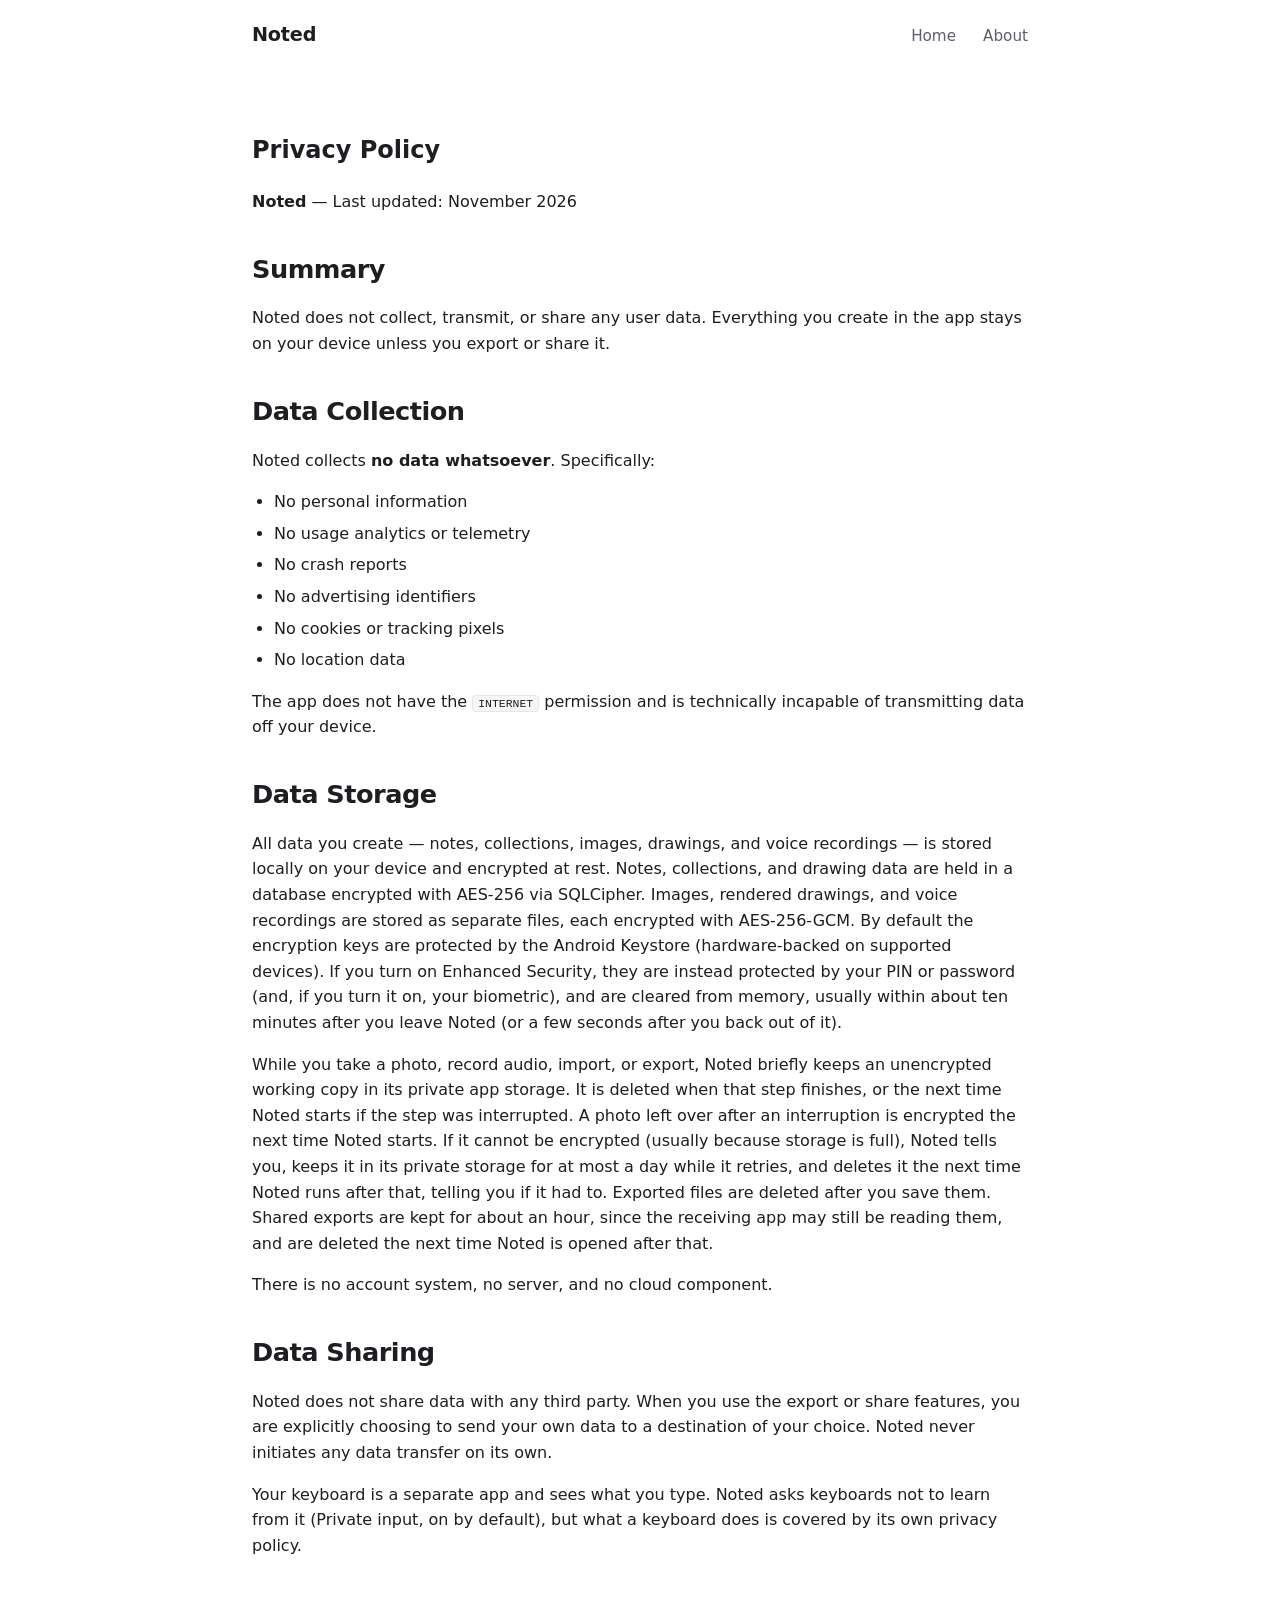
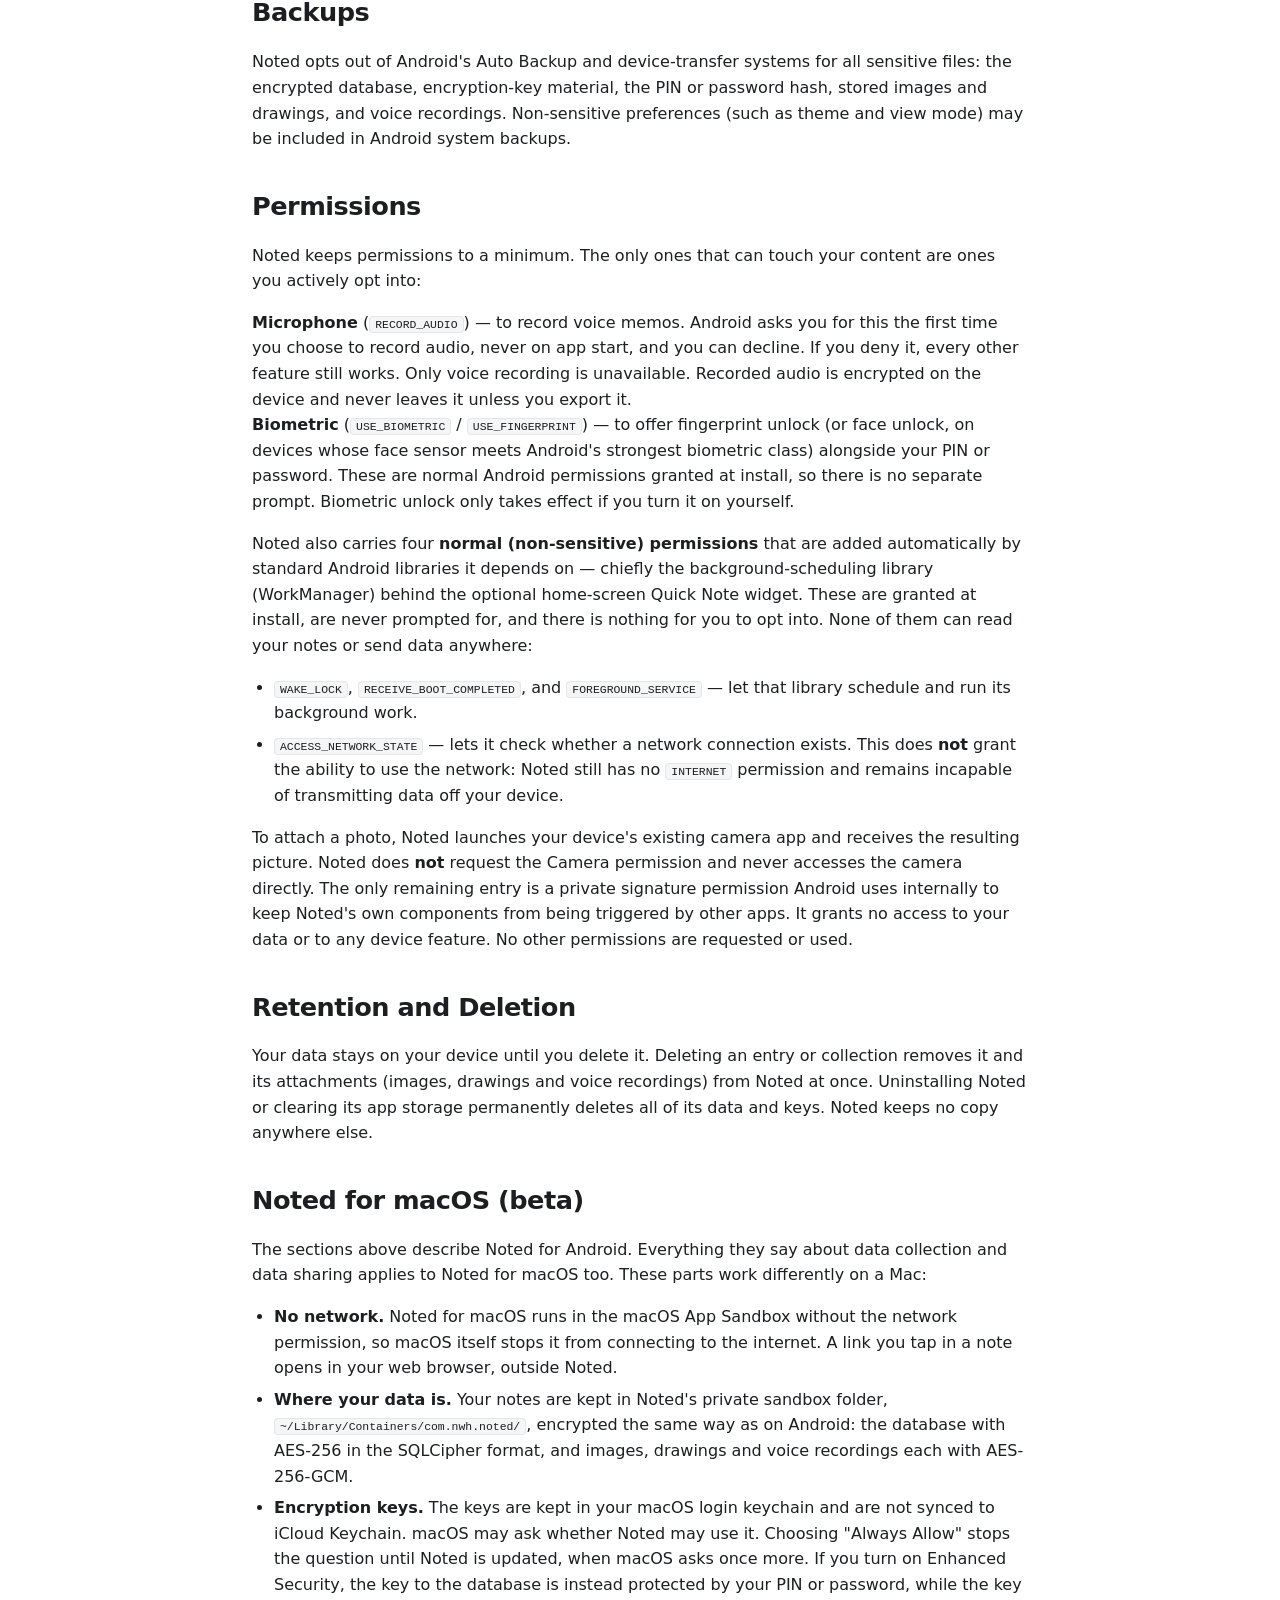
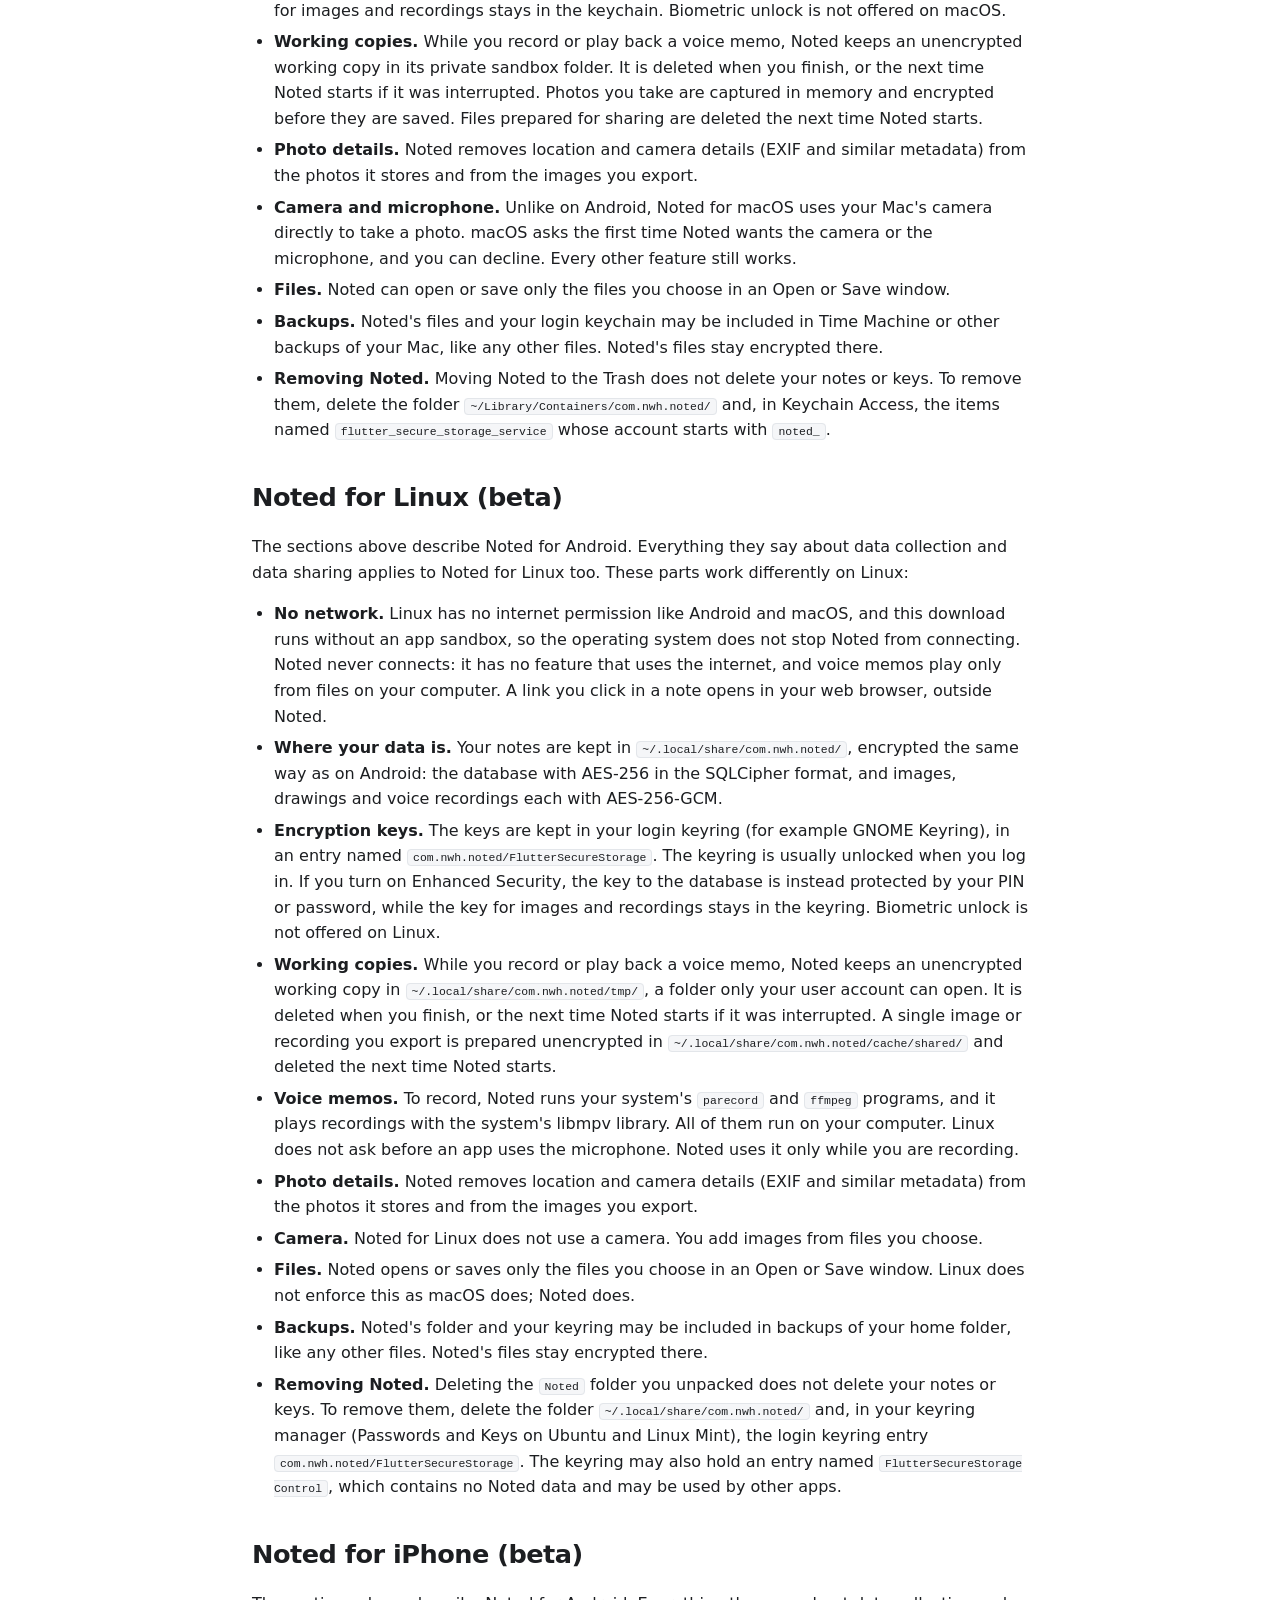
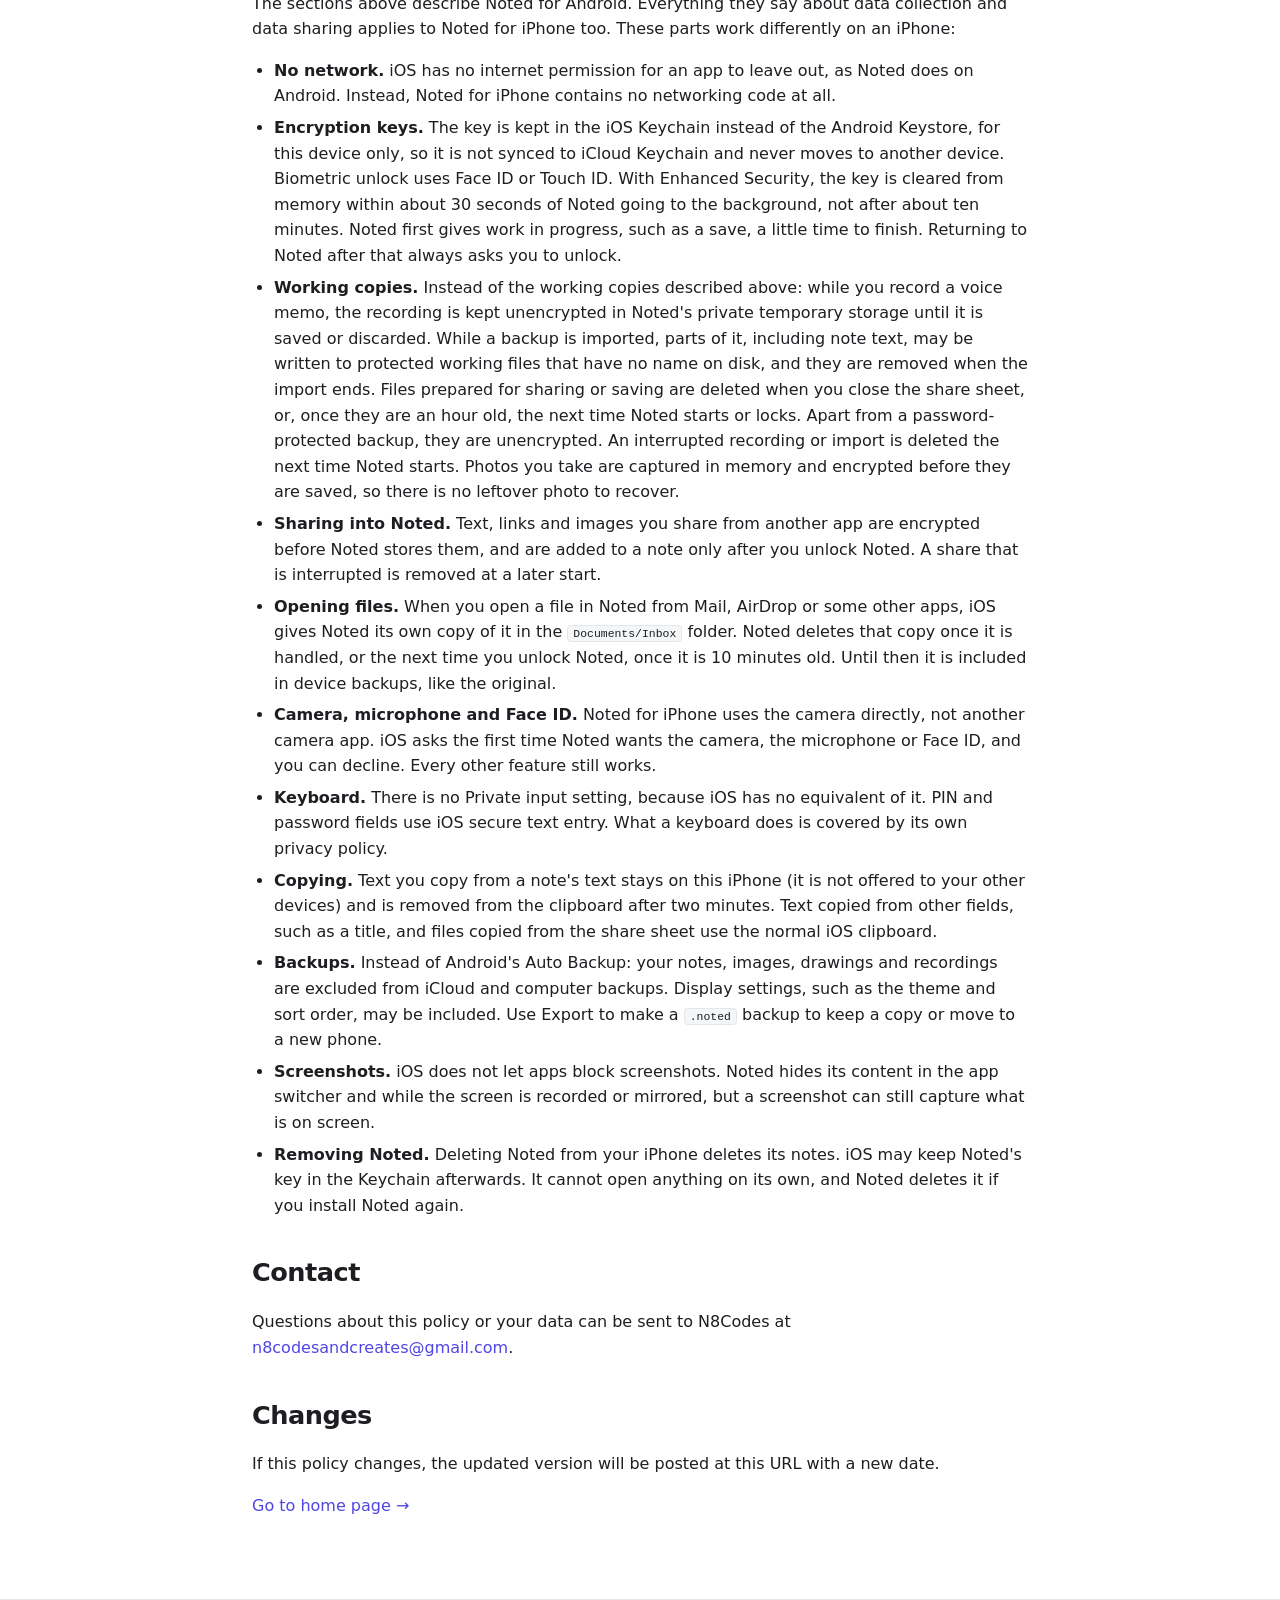
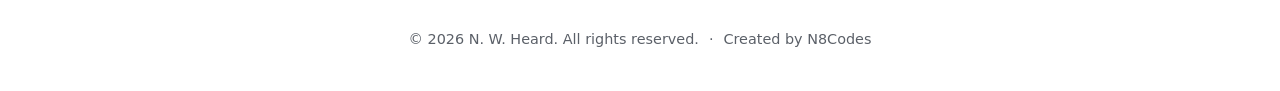
<file: index.html>
<!DOCTYPE html>
<html lang="en">
<head>
    <meta charset="UTF-8">
    <meta name="viewport" content="width=device-width, initial-scale=1.0">
    <title>Noted - Privacy Policy</title>
    <meta name="description" content="Noted collects no data. Everything you create stays encrypted on your device — no analytics, no telemetry, no server, no cloud.">
    <link rel="icon" type="image/png" href="icon.png">
    <link rel="apple-touch-icon" href="icon.png">
    <meta name="theme-color" content="#4f46e5">
    <link rel="canonical" href="https://n8codes.github.io/noted-site/">
    <meta property="og:type" content="website">
    <meta property="og:site_name" content="Noted">
    <meta property="og:title" content="Noted — Privacy Policy">
    <meta property="og:description" content="Noted collects no data. Everything you create stays encrypted on your device — no analytics, no telemetry, no server, no cloud.">
    <meta property="og:url" content="https://n8codes.github.io/noted-site/">
    <link rel="stylesheet" href="styles.css">
</head>
<body>
    <header class="container">
        <nav class="nav">
            <a class="brand" href="home.html">Noted</a>
            <div class="links">
                <a href="home.html">Home</a>
                <a href="about.html">About</a>
            </div>
        </nav>
    </header>

    <main>
        <div class="container prose">
            <section>
                <h1>Privacy Policy</h1>
                <p><strong>Noted</strong> — Last updated: November 2026</p>

                <h2>Summary</h2>
                <p>Noted does not collect, transmit, or share any user data. Everything you create in the app stays on your device unless you export or share it.</p>

                <h2>Data Collection</h2>
                <p>Noted collects <strong>no data whatsoever</strong>. Specifically:</p>
                <ul>
                    <li>No personal information</li>
                    <li>No usage analytics or telemetry</li>
                    <li>No crash reports</li>
                    <li>No advertising identifiers</li>
                    <li>No cookies or tracking pixels</li>
                    <li>No location data</li>
                </ul>
                <p>The app does not have the <code>INTERNET</code> permission and is technically incapable of transmitting data off your device.</p>

                <h2>Data Storage</h2>
                <p>All data you create — notes, collections, images, drawings, and voice recordings — is stored locally on your device and encrypted at rest. Notes, collections, and drawing data are held in a database encrypted with AES-256 via SQLCipher. Images, rendered drawings, and voice recordings are stored as separate files, each encrypted with AES-256-GCM. By default the encryption keys are protected by the Android Keystore (hardware-backed on supported devices). If you turn on Enhanced Security, they are instead protected by your PIN or password (and, if you turn it on, your biometric), and are cleared from memory, usually within about ten minutes after you leave Noted (or a few seconds after you back out of it).</p>
                <p>While you take a photo, record audio, import, or export, Noted briefly keeps an unencrypted working copy in its private app storage. It is deleted when that step finishes, or the next time Noted starts if the step was interrupted. A photo left over after an interruption is encrypted the next time Noted starts. If it cannot be encrypted (usually because storage is full), Noted tells you, keeps it in its private storage for at most a day while it retries, and deletes it the next time Noted runs after that, telling you if it had to. Exported files are deleted after you save them. Shared exports are kept for about an hour, since the receiving app may still be reading them, and are deleted the next time Noted is opened after that.</p>
                <p>There is no account system, no server, and no cloud component.</p>

                <h2>Data Sharing</h2>
                <p>Noted does not share data with any third party. When you use the export or share features, you are explicitly choosing to send your own data to a destination of your choice. Noted never initiates any data transfer on its own.</p>
                <p>Your keyboard is a separate app and sees what you type. Noted asks keyboards not to learn from it (Private input, on by default), but what a keyboard does is covered by its own privacy policy.</p>

                <h2>Backups</h2>
                <p>Noted opts out of Android's Auto Backup and device-transfer systems for all sensitive files: the encrypted database, encryption-key material, the PIN or password hash, stored images and drawings, and voice recordings. Non-sensitive preferences (such as theme and view mode) may be included in Android system backups.</p>

                <h2>Permissions</h2>
                <p>Noted keeps permissions to a minimum. The only ones that can touch your content are ones you actively opt into:</p>
                <p><strong>Microphone</strong> (<code>RECORD_AUDIO</code>) — to record voice memos. Android asks you for this the first time you choose to record audio, never on app start, and you can decline. If you deny it, every other feature still works. Only voice recording is unavailable. Recorded audio is encrypted on the device and never leaves it unless you export it.<br>
                <strong>Biometric</strong> (<code>USE_BIOMETRIC</code> / <code>USE_FINGERPRINT</code>) — to offer fingerprint unlock (or face unlock, on devices whose face sensor meets Android's strongest biometric class) alongside your PIN or password. These are normal Android permissions granted at install, so there is no separate prompt. Biometric unlock only takes effect if you turn it on yourself.</p>
                <p>Noted also carries four <strong>normal (non-sensitive) permissions</strong> that are added automatically by standard Android libraries it depends on — chiefly the background-scheduling library (WorkManager) behind the optional home-screen Quick Note widget. These are granted at install, are never prompted for, and there is nothing for you to opt into. None of them can read your notes or send data anywhere:</p>
                <ul>
                    <li><code>WAKE_LOCK</code>, <code>RECEIVE_BOOT_COMPLETED</code>, and <code>FOREGROUND_SERVICE</code> — let that library schedule and run its background work.</li>
                    <li><code>ACCESS_NETWORK_STATE</code> — lets it check whether a network connection exists. This does <strong>not</strong> grant the ability to use the network: Noted still has no <code>INTERNET</code> permission and remains incapable of transmitting data off your device.</li>
                </ul>
                <p>To attach a photo, Noted launches your device's existing camera app and receives the resulting picture. Noted does <strong>not</strong> request the Camera permission and never accesses the camera directly. The only remaining entry is a private signature permission Android uses internally to keep Noted's own components from being triggered by other apps. It grants no access to your data or to any device feature. No other permissions are requested or used.</p>

                <h2>Retention and Deletion</h2>
                <p>Your data stays on your device until you delete it. Deleting an entry or collection removes it and its attachments (images, drawings and voice recordings) from Noted at once. Uninstalling Noted or clearing its app storage permanently deletes all of its data and keys. Noted keeps no copy anywhere else.</p>

                <h2>Noted for macOS (beta)</h2>
                <p>The sections above describe Noted for Android. Everything they say about data collection and data sharing applies to Noted for macOS too. These parts work differently on a Mac:</p>
                <ul>
                    <li><strong>No network.</strong> Noted for macOS runs in the macOS App Sandbox without the network permission, so macOS itself stops it from connecting to the internet. A link you tap in a note opens in your web browser, outside Noted.</li>
                    <li><strong>Where your data is.</strong> Your notes are kept in Noted's private sandbox folder, <code>~/Library/Containers/com.nwh.noted/</code>, encrypted the same way as on Android: the database with AES-256 in the SQLCipher format, and images, drawings and voice recordings each with AES-256-GCM.</li>
                    <li><strong>Encryption keys.</strong> The keys are kept in your macOS login keychain and are not synced to iCloud Keychain. macOS may ask whether Noted may use it. Choosing "Always Allow" stops the question until Noted is updated, when macOS asks once more. If you turn on Enhanced Security, the key to the database is instead protected by your PIN or password, while the key for images and recordings stays in the keychain. Biometric unlock is not offered on macOS.</li>
                    <li><strong>Working copies.</strong> While you record or play back a voice memo, Noted keeps an unencrypted working copy in its private sandbox folder. It is deleted when you finish, or the next time Noted starts if it was interrupted. Photos you take are captured in memory and encrypted before they are saved. Files prepared for sharing are deleted the next time Noted starts.</li>
                    <li><strong>Photo details.</strong> Noted removes location and camera details (EXIF and similar metadata) from the photos it stores and from the images you export.</li>
                    <li><strong>Camera and microphone.</strong> Unlike on Android, Noted for macOS uses your Mac's camera directly to take a photo. macOS asks the first time Noted wants the camera or the microphone, and you can decline. Every other feature still works.</li>
                    <li><strong>Files.</strong> Noted can open or save only the files you choose in an Open or Save window.</li>
                    <li><strong>Backups.</strong> Noted's files and your login keychain may be included in Time Machine or other backups of your Mac, like any other files. Noted's files stay encrypted there.</li>
                    <li><strong>Removing Noted.</strong> Moving Noted to the Trash does not delete your notes or keys. To remove them, delete the folder <code>~/Library/Containers/com.nwh.noted/</code> and, in Keychain Access, the items named <code>flutter_secure_storage_service</code> whose account starts with <code>noted_</code>.</li>
                </ul>

                <h2>Noted for Linux (beta)</h2>
                <p>The sections above describe Noted for Android. Everything they say about data collection and data sharing applies to Noted for Linux too. These parts work differently on Linux:</p>
                <ul>
                    <li><strong>No network.</strong> Linux has no internet permission like Android and macOS, and this download runs without an app sandbox, so the operating system does not stop Noted from connecting. Noted never connects: it has no feature that uses the internet, and voice memos play only from files on your computer. A link you click in a note opens in your web browser, outside Noted.</li>
                    <li><strong>Where your data is.</strong> Your notes are kept in <code>~/.local/share/com.nwh.noted/</code>, encrypted the same way as on Android: the database with AES-256 in the SQLCipher format, and images, drawings and voice recordings each with AES-256-GCM.</li>
                    <li><strong>Encryption keys.</strong> The keys are kept in your login keyring (for example GNOME Keyring), in an entry named <code>com.nwh.noted/FlutterSecureStorage</code>. The keyring is usually unlocked when you log in. If you turn on Enhanced Security, the key to the database is instead protected by your PIN or password, while the key for images and recordings stays in the keyring. Biometric unlock is not offered on Linux.</li>
                    <li><strong>Working copies.</strong> While you record or play back a voice memo, Noted keeps an unencrypted working copy in <code>~/.local/share/com.nwh.noted/tmp/</code>, a folder only your user account can open. It is deleted when you finish, or the next time Noted starts if it was interrupted. A single image or recording you export is prepared unencrypted in <code>~/.local/share/com.nwh.noted/cache/shared/</code> and deleted the next time Noted starts.</li>
                    <li><strong>Voice memos.</strong> To record, Noted runs your system's <code>parecord</code> and <code>ffmpeg</code> programs, and it plays recordings with the system's libmpv library. All of them run on your computer. Linux does not ask before an app uses the microphone. Noted uses it only while you are recording.</li>
                    <li><strong>Photo details.</strong> Noted removes location and camera details (EXIF and similar metadata) from the photos it stores and from the images you export.</li>
                    <li><strong>Camera.</strong> Noted for Linux does not use a camera. You add images from files you choose.</li>
                    <li><strong>Files.</strong> Noted opens or saves only the files you choose in an Open or Save window. Linux does not enforce this as macOS does; Noted does.</li>
                    <li><strong>Backups.</strong> Noted's folder and your keyring may be included in backups of your home folder, like any other files. Noted's files stay encrypted there.</li>
                    <li><strong>Removing Noted.</strong> Deleting the <code>Noted</code> folder you unpacked does not delete your notes or keys. To remove them, delete the folder <code>~/.local/share/com.nwh.noted/</code> and, in your keyring manager (Passwords and Keys on Ubuntu and Linux Mint), the login keyring entry <code>com.nwh.noted/FlutterSecureStorage</code>. The keyring may also hold an entry named <code>FlutterSecureStorage Control</code>, which contains no Noted data and may be used by other apps.</li>
                </ul>

                <h2>Noted for iPhone (beta)</h2>
                <p>The sections above describe Noted for Android. Everything they say about data collection and data sharing applies to Noted for iPhone too. These parts work differently on an iPhone:</p>
                <ul>
                    <li><strong>No network.</strong> iOS has no internet permission for an app to leave out, as Noted does on Android. Instead, Noted for iPhone contains no networking code at all.</li>
                    <li><strong>Encryption keys.</strong> The key is kept in the iOS Keychain instead of the Android Keystore, for this device only, so it is not synced to iCloud Keychain and never moves to another device. Biometric unlock uses Face ID or Touch ID. With Enhanced Security, the key is cleared from memory within about 30 seconds of Noted going to the background, not after about ten minutes. Noted first gives work in progress, such as a save, a little time to finish. Returning to Noted after that always asks you to unlock.</li>
                    <li><strong>Working copies.</strong> Instead of the working copies described above: while you record a voice memo, the recording is kept unencrypted in Noted's private temporary storage until it is saved or discarded. While a backup is imported, parts of it, including note text, may be written to protected working files that have no name on disk, and they are removed when the import ends. Files prepared for sharing or saving are deleted when you close the share sheet, or, once they are an hour old, the next time Noted starts or locks. Apart from a password-protected backup, they are unencrypted. An interrupted recording or import is deleted the next time Noted starts. Photos you take are captured in memory and encrypted before they are saved, so there is no leftover photo to recover.</li>
                    <li><strong>Sharing into Noted.</strong> Text, links and images you share from another app are encrypted before Noted stores them, and are added to a note only after you unlock Noted. A share that is interrupted is removed at a later start.</li>
                    <li><strong>Opening files.</strong> When you open a file in Noted from Mail, AirDrop or some other apps, iOS gives Noted its own copy of it in the <code>Documents/Inbox</code> folder. Noted deletes that copy once it is handled, or the next time you unlock Noted, once it is 10 minutes old. Until then it is included in device backups, like the original.</li>
                    <li><strong>Camera, microphone and Face ID.</strong> Noted for iPhone uses the camera directly, not another camera app. iOS asks the first time Noted wants the camera, the microphone or Face ID, and you can decline. Every other feature still works.</li>
                    <li><strong>Keyboard.</strong> There is no Private input setting, because iOS has no equivalent of it. PIN and password fields use iOS secure text entry. What a keyboard does is covered by its own privacy policy.</li>
                    <li><strong>Copying.</strong> Text you copy from a note's text stays on this iPhone (it is not offered to your other devices) and is removed from the clipboard after two minutes. Text copied from other fields, such as a title, and files copied from the share sheet use the normal iOS clipboard.</li>
                    <li><strong>Backups.</strong> Instead of Android's Auto Backup: your notes, images, drawings and recordings are excluded from iCloud and computer backups. Display settings, such as the theme and sort order, may be included. Use Export to make a <code>.noted</code> backup to keep a copy or move to a new phone.</li>
                    <li><strong>Screenshots.</strong> iOS does not let apps block screenshots. Noted hides its content in the app switcher and while the screen is recorded or mirrored, but a screenshot can still capture what is on screen.</li>
                    <li><strong>Removing Noted.</strong> Deleting Noted from your iPhone deletes its notes. iOS may keep Noted's key in the Keychain afterwards. It cannot open anything on its own, and Noted deletes it if you install Noted again.</li>
                </ul>

                <h2>Contact</h2>
                <p>Questions about this policy or your data can be sent to N8Codes at <a href="mailto:n8codesandcreates@gmail.com">n8codesandcreates@gmail.com</a>.</p>

                <h2>Changes</h2>
                <p>If this policy changes, the updated version will be posted at this URL with a new date.</p>

                <p><a href="home.html">Go to home page →</a></p>
            </section>
        </div>
    </main>

    <footer>
        <div class="container">
            <p class="footer-line"><span>© 2026 N. W. Heard. All rights reserved.</span><span>Created by N8Codes</span></p>
        </div>
    </footer>
</body>
</html>
</file>
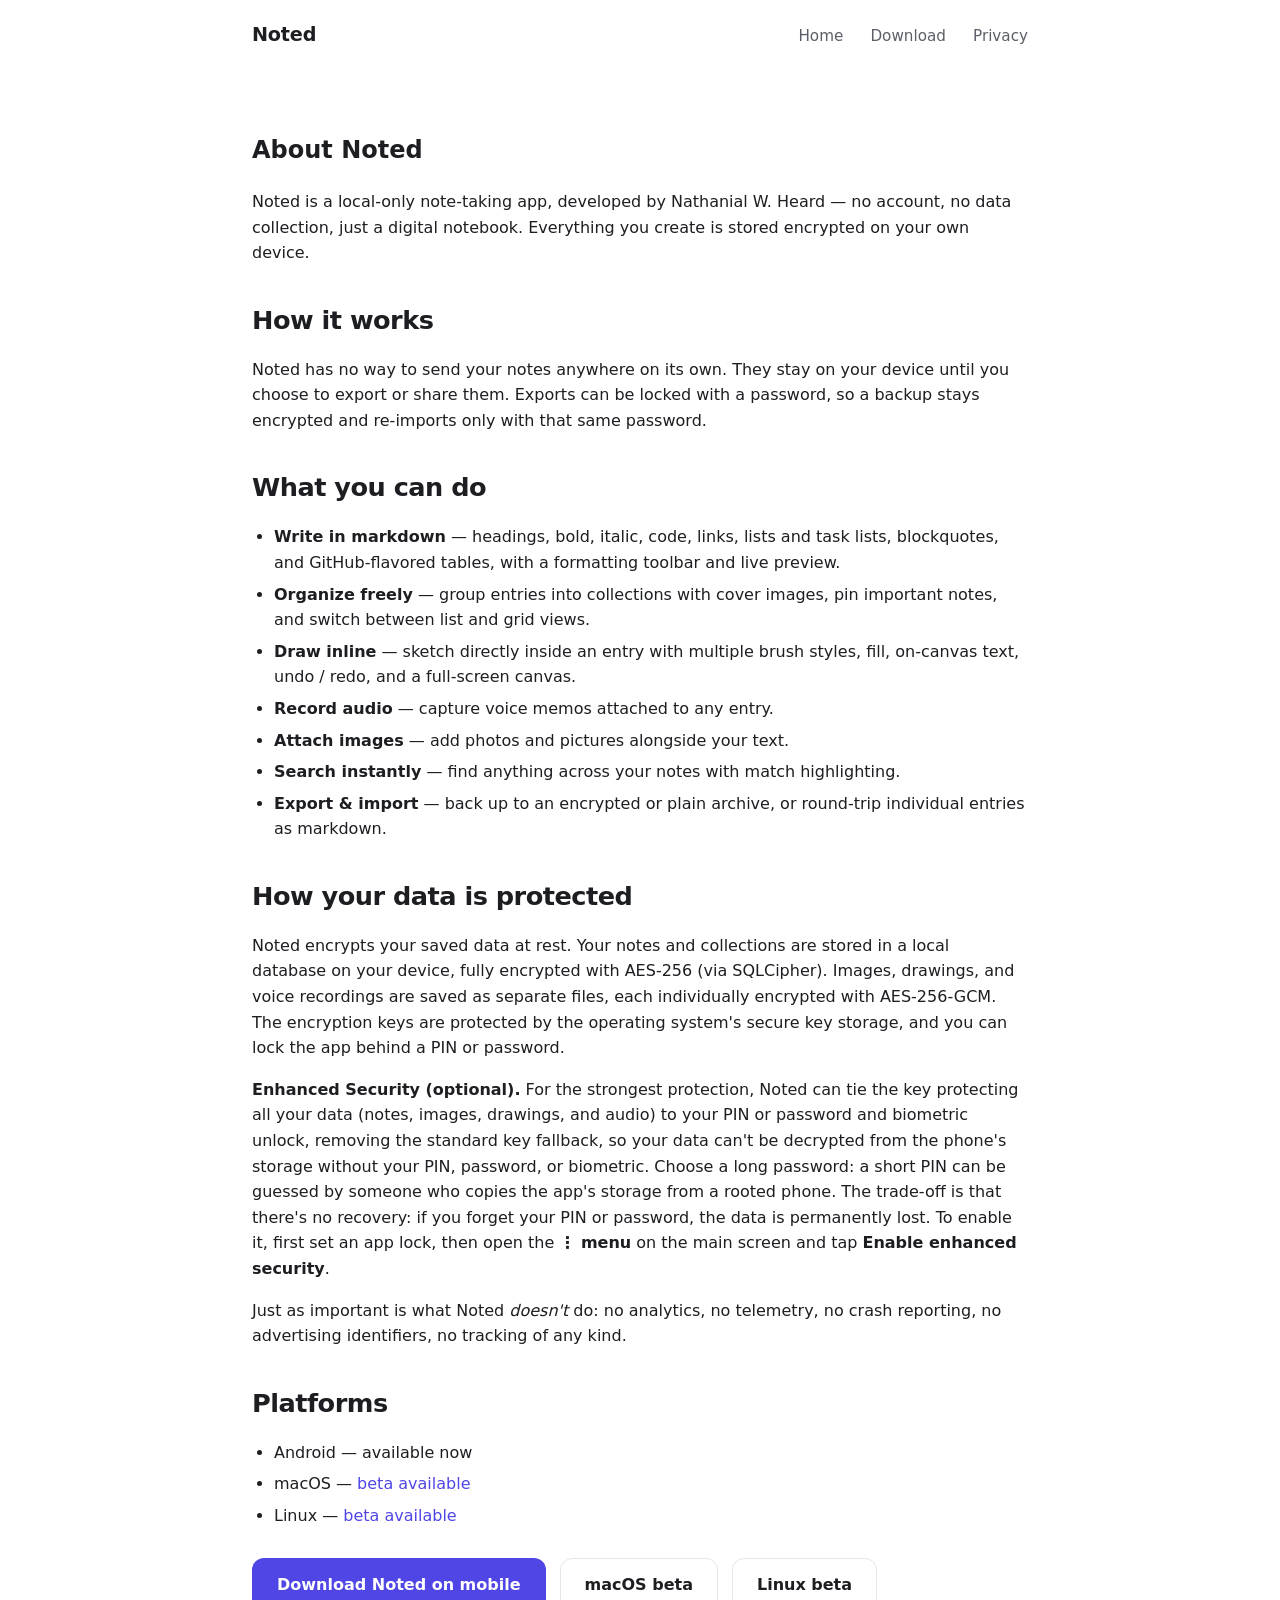
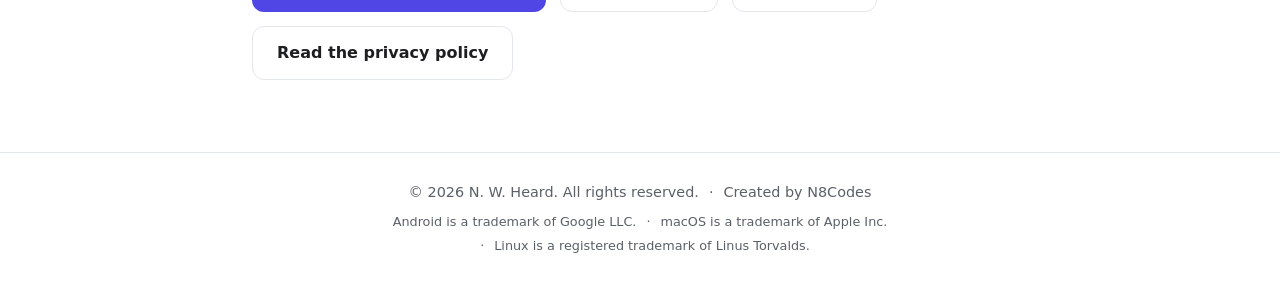
<file: about.html>
<!DOCTYPE html>
<html lang="en">
<head>
    <meta charset="UTF-8">
    <meta name="viewport" content="width=device-width, initial-scale=1.0">
    <title>About — Noted</title>
    <meta name="description" content="About Noted: a privacy-first, local-only note-taking app built around encryption and zero data collection.">
    <link rel="icon" type="image/png" href="icon.png">
    <link rel="apple-touch-icon" href="icon.png">
    <meta name="theme-color" content="#4f46e5">
    <link rel="canonical" href="https://n8codes.github.io/noted-site/about.html">
    <meta property="og:type" content="website">
    <meta property="og:site_name" content="Noted">
    <meta property="og:title" content="About Noted">
    <meta property="og:description" content="About Noted: a privacy-first, local-only note-taking app built around encryption and zero data collection.">
    <meta property="og:url" content="https://n8codes.github.io/noted-site/about.html">
    <link rel="stylesheet" href="styles.css">
</head>
<body>
    <header class="container">
        <nav class="nav">
            <a class="brand" href="home.html">Noted</a>
            <div class="links">
                <a href="home.html">Home</a>
                <a href="home.html#download">Download</a>
                <a href="index.html">Privacy</a>
            </div>
        </nav>
    </header>

    <main>
        <div class="container prose">
            <section>
                <h1>About Noted</h1>
                <p>Noted is a local-only note-taking app, developed by Nathanial W. Heard — no account, no data collection, just a digital notebook. Everything you create is stored encrypted on your own device.</p>

                <h2>How it works</h2>
                <p>Noted has no way to send your notes anywhere on its own. They stay on your device until you choose to export or share them. Exports can be locked with a password, so a backup stays encrypted and re-imports only with that same password.</p>

                <h2>What you can do</h2>
                <ul>
                    <li><strong>Write in markdown</strong> — headings, bold, italic, code, links, lists and task lists, blockquotes, and GitHub-flavored tables, with a formatting toolbar and live preview.</li>
                    <li><strong>Organize freely</strong> — group entries into collections with cover images, pin important notes, and switch between list and grid views.</li>
                    <li><strong>Draw inline</strong> — sketch directly inside an entry with multiple brush styles, fill, on-canvas text, undo / redo, and a full-screen canvas.</li>
                    <li><strong>Record audio</strong> — capture voice memos attached to any entry.</li>
                    <li><strong>Attach images</strong> — add photos and pictures alongside your text.</li>
                    <li><strong>Search instantly</strong> — find anything across your notes with match highlighting.</li>
                    <li><strong>Export &amp; import</strong> — back up to an encrypted or plain archive, or round-trip individual entries as markdown.</li>
                </ul>

                <h2>How your data is protected</h2>
                <p>Noted encrypts your saved data at rest. Your notes and collections are stored in a local database on your device, fully encrypted with AES-256 (via SQLCipher). Images, drawings, and voice recordings are saved as separate files, each individually encrypted with AES-256-GCM. The encryption keys are protected by the operating system's secure key storage, and you can lock the app behind a PIN or password.</p>
                <p><strong>Enhanced Security (optional).</strong> For the strongest protection, Noted can tie the key protecting all your data (notes, images, drawings, and audio) to your PIN or password and biometric unlock, removing the standard key fallback, so your data can't be decrypted from the phone's storage without your PIN, password, or biometric. Choose a long password: a short PIN can be guessed by someone who copies the app's storage from a rooted phone. The trade-off is that there's no recovery: if you forget your PIN or password, the data is permanently lost. To enable it, first set an app lock, then open the <strong>&#8942; menu</strong> on the main screen and tap <strong>Enable enhanced security</strong>.</p>
                <p>Just as important is what Noted <em>doesn't</em> do: no analytics, no telemetry, no crash reporting, no advertising identifiers, no tracking of any kind.</p>

                <h2>Platforms</h2>
                <ul>
                    <li>Android — available now</li>
                    <li>macOS — <a href="home.html#macos-beta">beta available</a></li>
                    <li>Linux — <a href="home.html#linux-beta">beta available</a></li>
                </ul>

                <div class="downloads" style="justify-content:flex-start;">
                    <a class="btn" href="https://play.google.com/store/apps/details?id=com.nwh.noted" target="_blank" rel="noopener">Download Noted on mobile</a>
                    <a class="btn secondary" href="home.html#macos-beta">macOS beta</a>
                    <a class="btn secondary" href="home.html#linux-beta">Linux beta</a>
                    <a class="btn secondary" href="index.html">Read the privacy policy</a>
                </div>
            </section>
        </div>
    </main>

    <footer>
        <div class="container">
            <p class="footer-line"><span>© 2026 N. W. Heard. All rights reserved.</span><span>Created by N8Codes</span></p>
            <p class="footer-line legal"><span>Android is a trademark of Google LLC.</span><span>macOS is a trademark of Apple Inc.</span><span>Linux is a registered trademark of Linus Torvalds.</span></p>
        </div>
    </footer>
</body>
</html>
</file>
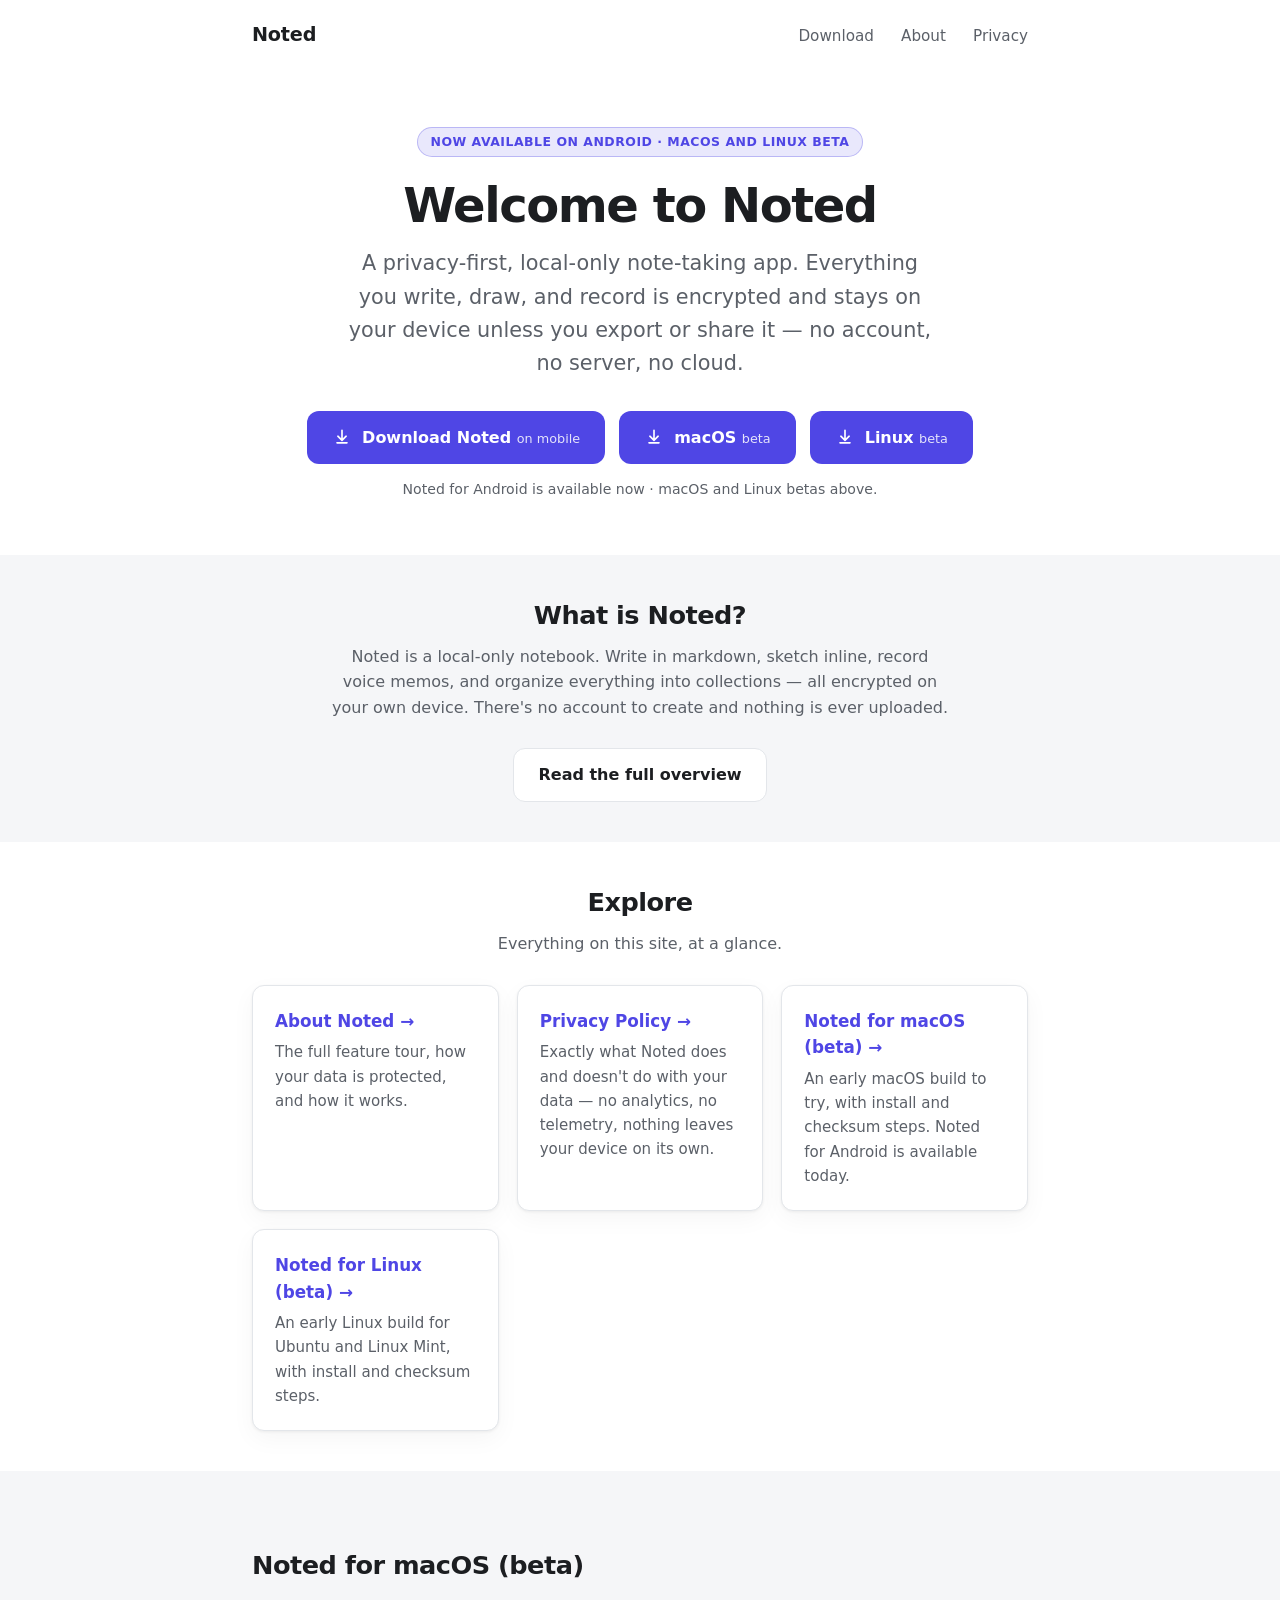
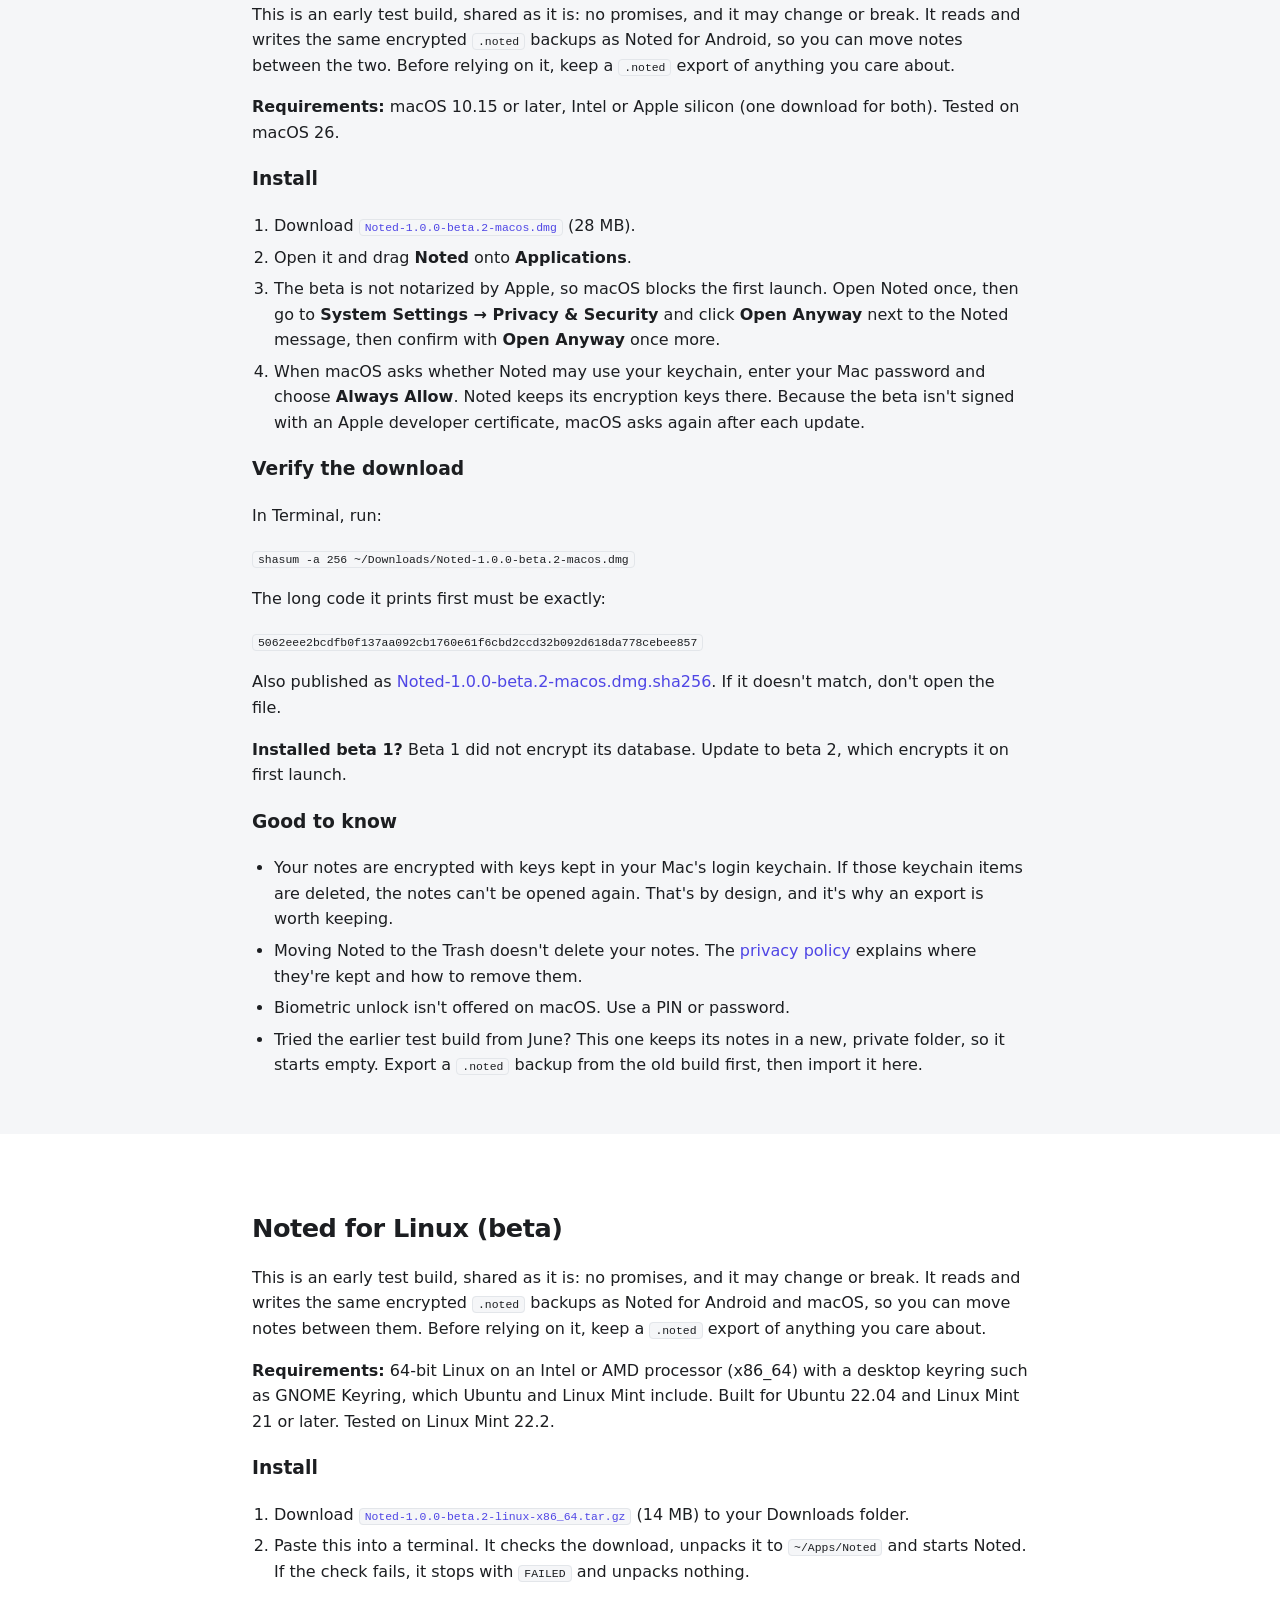
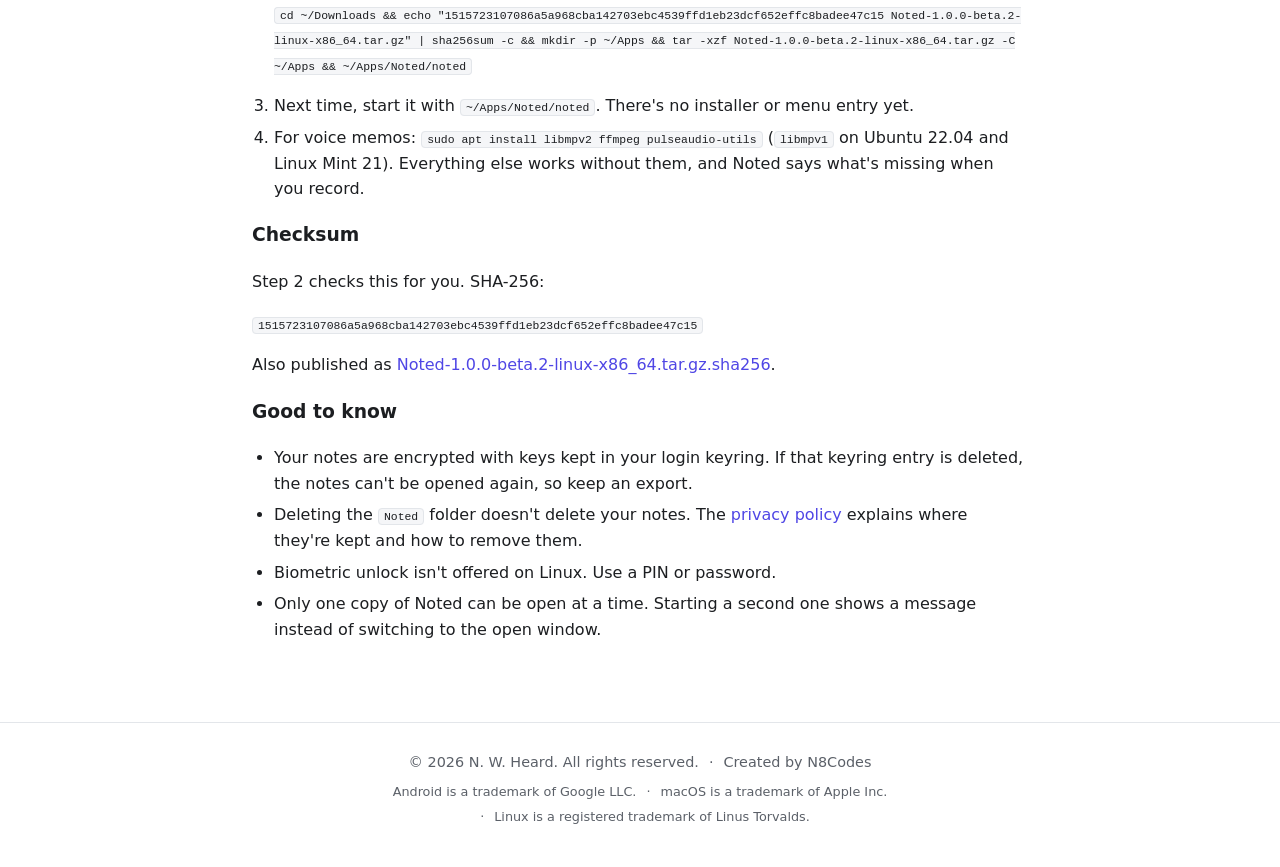
<file: home.html>
<!DOCTYPE html>
<html lang="en">
<head>
    <meta charset="UTF-8">
    <meta name="viewport" content="width=device-width, initial-scale=1.0">
    <title>Noted — private, local-only notes</title>
    <meta name="description" content="Noted is a privacy-first, local-only note-taking app. Your notes, drawings, and recordings are encrypted and stay on your device — never sent to a server.">
    <link rel="icon" type="image/png" href="icon.png">
    <link rel="apple-touch-icon" href="icon.png">
    <meta name="theme-color" content="#4f46e5">
    <link rel="canonical" href="https://n8codes.github.io/noted-site/home.html">
    <meta property="og:type" content="website">
    <meta property="og:site_name" content="Noted">
    <meta property="og:title" content="Noted — private, local-only notes">
    <meta property="og:description" content="A privacy-first, local-only note-taking app. Encrypted on your device, never sent to a server.">
    <meta property="og:url" content="https://n8codes.github.io/noted-site/home.html">
    <link rel="stylesheet" href="styles.css">
</head>
<body>
    <header class="container">
        <nav class="nav">
            <a class="brand" href="home.html">Noted</a>
            <div class="links">
                <a href="#download">Download</a>
                <a href="about.html">About</a>
                <a href="index.html">Privacy</a>
            </div>
        </nav>
    </header>

    <main>
        <div class="container">
            <section class="hero" id="download">
                <span class="badge">Now available on Android &middot; macOS and Linux beta</span>
                <h1>Welcome to Noted</h1>
                <p class="tagline">A privacy-first, local-only note-taking app. Everything you write, draw, and record is encrypted and stays on your device unless you export or share it — no account, no server, no cloud.</p>

                <div class="downloads">
                    <a class="btn" href="https://play.google.com/store/apps/details?id=com.nwh.noted" target="_blank" rel="noopener">
                        <svg viewBox="0 0 24 24" fill="currentColor" aria-hidden="true"><path d="M12 3a1 1 0 0 1 1 1v9.59l3.3-3.3a1 1 0 0 1 1.4 1.42l-5 5a1 1 0 0 1-1.4 0l-5-5a1 1 0 0 1 1.4-1.42l3.3 3.3V4a1 1 0 0 1 1-1zM5 19a1 1 0 0 1 1-1h12a1 1 0 0 1 0 2H6a1 1 0 0 1-1-1z"/></svg>
                        <span>Download Noted <span class="sub">on mobile</span></span>
                    </a>
                    <a class="btn" href="downloads/Noted-1.0.0-beta.2-macos.dmg" download>
                        <svg viewBox="0 0 24 24" fill="currentColor" aria-hidden="true"><path d="M12 3a1 1 0 0 1 1 1v9.59l3.3-3.3a1 1 0 0 1 1.4 1.42l-5 5a1 1 0 0 1-1.4 0l-5-5a1 1 0 0 1 1.4-1.42l3.3 3.3V4a1 1 0 0 1 1-1zM5 19a1 1 0 0 1 1-1h12a1 1 0 0 1 0 2H6a1 1 0 0 1-1-1z"/></svg>
                        <span>macOS <span class="sub">beta</span></span>
                    </a>
                    <a class="btn" href="#linux-beta">
                        <svg viewBox="0 0 24 24" fill="currentColor" aria-hidden="true"><path d="M12 3a1 1 0 0 1 1 1v9.59l3.3-3.3a1 1 0 0 1 1.4 1.42l-5 5a1 1 0 0 1-1.4 0l-5-5a1 1 0 0 1 1.4-1.42l3.3 3.3V4a1 1 0 0 1 1-1zM5 19a1 1 0 0 1 1-1h12a1 1 0 0 1 0 2H6a1 1 0 0 1-1-1z"/></svg>
                        <span>Linux <span class="sub">beta</span></span>
                    </a>
                </div>
                <p class="note-line">Noted for Android is available now &middot; macOS and Linux betas above.</p>
            </section>
        </div>

        <section class="alt">
            <div class="container center">
                <h2>What is Noted?</h2>
                <p class="section-intro">Noted is a local-only notebook. Write in markdown, sketch inline, record voice memos, and organize everything into collections — all encrypted on your own device. There's no account to create and nothing is ever uploaded.</p>
                <a class="btn secondary" href="about.html">Read the full overview</a>
            </div>
        </section>

        <section>
            <div class="container">
                <div class="center">
                    <h2>Explore</h2>
                    <p class="section-intro">Everything on this site, at a glance.</p>
                </div>
                <div class="features">
                    <div class="card">
                        <h3><a href="about.html">About Noted →</a></h3>
                        <p>The full feature tour, how your data is protected, and how it works.</p>
                    </div>
                    <div class="card">
                        <h3><a href="index.html">Privacy Policy →</a></h3>
                        <p>Exactly what Noted does and doesn't do with your data — no analytics, no telemetry, nothing leaves your device on its own.</p>
                    </div>
                    <div class="card">
                        <h3><a href="#macos-beta">Noted for macOS (beta) →</a></h3>
                        <p>An early macOS build to try, with install and checksum steps. Noted for Android is available today.</p>
                    </div>
                    <div class="card">
                        <h3><a href="#linux-beta">Noted for Linux (beta) →</a></h3>
                        <p>An early Linux build for Ubuntu and Linux Mint, with install and checksum steps.</p>
                    </div>
                </div>
            </div>
        </section>
        <section class="alt" id="macos-beta">
            <div class="container prose">
                <h2>Noted for macOS (beta)</h2>
                <p>This is an early test build, shared as it is: no promises, and it may change or break. It reads and writes the same encrypted <code>.noted</code> backups as Noted for Android, so you can move notes between the two. Before relying on it, keep a <code>.noted</code> export of anything you care about.</p>
                <p><strong>Requirements:</strong> macOS 10.15 or later, Intel or Apple silicon (one download for both). Tested on macOS 26.</p>

                <h3>Install</h3>
                <ol>
                    <li>Download <a href="downloads/Noted-1.0.0-beta.2-macos.dmg" download><code>Noted-1.0.0-beta.2-macos.dmg</code></a> (28 MB).</li>
                    <li>Open it and drag <strong>Noted</strong> onto <strong>Applications</strong>.</li>
                    <li>The beta is not notarized by Apple, so macOS blocks the first launch. Open Noted once, then go to <strong>System Settings &rarr; Privacy &amp; Security</strong> and click <strong>Open Anyway</strong> next to the Noted message, then confirm with <strong>Open Anyway</strong> once more.</li>
                    <li>When macOS asks whether Noted may use your keychain, enter your Mac password and choose <strong>Always Allow</strong>. Noted keeps its encryption keys there. Because the beta isn't signed with an Apple developer certificate, macOS asks again after each update.</li>
                </ol>

                <h3>Verify the download</h3>
                <p>In Terminal, run:</p>
                <p><code>shasum -a 256 ~/Downloads/Noted-1.0.0-beta.2-macos.dmg</code></p>
                <p>The long code it prints first must be exactly:</p>
                <p><code class="hash">5062eee2bcdfb0f137aa092cb1760e61f6cbd2ccd32b092d618da778cebee857</code></p>
                <p>Also published as <a href="downloads/Noted-1.0.0-beta.2-macos.dmg.sha256">Noted-1.0.0-beta.2-macos.dmg.sha256</a>. If it doesn't match, don't open the file.</p>

                <p><strong>Installed beta 1?</strong> Beta 1 did not encrypt its database. Update to beta 2, which encrypts it on first launch.</p>

                <h3>Good to know</h3>
                <ul>
                    <li>Your notes are encrypted with keys kept in your Mac's login keychain. If those keychain items are deleted, the notes can't be opened again. That's by design, and it's why an export is worth keeping.</li>
                    <li>Moving Noted to the Trash doesn't delete your notes. The <a href="index.html">privacy policy</a> explains where they're kept and how to remove them.</li>
                    <li>Biometric unlock isn't offered on macOS. Use a PIN or password.</li>
                    <li>Tried the earlier test build from June? This one keeps its notes in a new, private folder, so it starts empty. Export a <code>.noted</code> backup from the old build first, then import it here.</li>
                </ul>
            </div>
        </section>
        <section id="linux-beta">
            <div class="container prose">
                <h2>Noted for Linux (beta)</h2>
                <p>This is an early test build, shared as it is: no promises, and it may change or break. It reads and writes the same encrypted <code>.noted</code> backups as Noted for Android and macOS, so you can move notes between them. Before relying on it, keep a <code>.noted</code> export of anything you care about.</p>
                <p><strong>Requirements:</strong> 64-bit Linux on an Intel or AMD processor (x86_64) with a desktop keyring such as GNOME Keyring, which Ubuntu and Linux Mint include. Built for Ubuntu 22.04 and Linux Mint 21 or later. Tested on Linux Mint 22.2.</p>

                <h3>Install</h3>
                <ol>
                    <li>Download <a href="downloads/Noted-1.0.0-beta.2-linux-x86_64.tar.gz" download><code>Noted-1.0.0-beta.2-linux-x86_64.tar.gz</code></a> (14 MB) to your Downloads folder.</li>
                    <li>Paste this into a terminal. It checks the download, unpacks it to <code>~/Apps/Noted</code> and starts Noted. If the check fails, it stops with <code>FAILED</code> and unpacks nothing.
                        <p><code class="hash">cd ~/Downloads &amp;&amp; echo "1515723107086a5a968cba142703ebc4539ffd1eb23dcf652effc8badee47c15  Noted-1.0.0-beta.2-linux-x86_64.tar.gz" | sha256sum -c &amp;&amp; mkdir -p ~/Apps &amp;&amp; tar -xzf Noted-1.0.0-beta.2-linux-x86_64.tar.gz -C ~/Apps &amp;&amp; ~/Apps/Noted/noted</code></p></li>
                    <li>Next time, start it with <code>~/Apps/Noted/noted</code>. There's no installer or menu entry yet.</li>
                    <li>For voice memos: <code>sudo apt install libmpv2 ffmpeg pulseaudio-utils</code> (<code>libmpv1</code> on Ubuntu 22.04 and Linux Mint 21). Everything else works without them, and Noted says what's missing when you record.</li>
                </ol>

                <h3>Checksum</h3>
                <p>Step 2 checks this for you. SHA-256:</p>
                <p><code class="hash">1515723107086a5a968cba142703ebc4539ffd1eb23dcf652effc8badee47c15</code></p>
                <p>Also published as <a href="downloads/Noted-1.0.0-beta.2-linux-x86_64.tar.gz.sha256">Noted-1.0.0-beta.2-linux-x86_64.tar.gz.sha256</a>.</p>

                <h3>Good to know</h3>
                <ul>
                    <li>Your notes are encrypted with keys kept in your login keyring. If that keyring entry is deleted, the notes can't be opened again, so keep an export.</li>
                    <li>Deleting the <code>Noted</code> folder doesn't delete your notes. The <a href="index.html">privacy policy</a> explains where they're kept and how to remove them.</li>
                    <li>Biometric unlock isn't offered on Linux. Use a PIN or password.</li>
                    <li>Only one copy of Noted can be open at a time. Starting a second one shows a message instead of switching to the open window.</li>
                </ul>
            </div>
        </section>
    </main>

    <footer>
        <div class="container">
            <p class="footer-line"><span>© 2026 N. W. Heard. All rights reserved.</span><span>Created by N8Codes</span></p>
            <p class="footer-line legal"><span>Android is a trademark of Google LLC.</span><span>macOS is a trademark of Apple Inc.</span><span>Linux is a registered trademark of Linus Torvalds.</span></p>
        </div>
    </footer>
</body>
</html>
</file>
<file: styles.css>
/* Noted — shared styles for the home and about pages.
   Dependency-free (no fonts, scripts, or trackers fetched from third parties),
   in keeping with Noted's privacy-first, local-only philosophy. */

:root {
    --bg: #ffffff;
    --bg-soft: #f5f6f8;
    --bg-card: #ffffff;
    --text: #1c1e21;
    --text-soft: #5b6068;
    --border: #e3e6ea;
    --accent: #4f46e5;
    --accent-hover: #4338ca;
    --accent-contrast: #ffffff;
    --shadow: 0 1px 3px rgba(0, 0, 0, 0.06), 0 8px 24px rgba(0, 0, 0, 0.04);
    --radius: 12px;
    --maxw: 820px;
}

@media (prefers-color-scheme: dark) {
    :root {
        --bg: #16181c;
        --bg-soft: #1d2025;
        --bg-card: #1f2228;
        --text: #e9eaec;
        --text-soft: #a4abb5;
        --border: #2d3138;
        --accent: #818cf8;
        --accent-hover: #a5b0fb;
        --accent-contrast: #16181c;
        --shadow: 0 1px 3px rgba(0, 0, 0, 0.4), 0 8px 24px rgba(0, 0, 0, 0.3);
    }
}

* { box-sizing: border-box; }

html { -webkit-text-size-adjust: 100%; }

body {
    font-family: -apple-system, BlinkMacSystemFont, "Segoe UI", system-ui, sans-serif;
    background: var(--bg);
    color: var(--text);
    line-height: 1.6;
    margin: 0;
    padding: 0;
    -webkit-font-smoothing: antialiased;
}

a { color: var(--accent); text-decoration: none; }
a:hover { text-decoration: underline; }

.container {
    max-width: var(--maxw);
    margin: 0 auto;
    padding: 0 22px;
}

/* ---- Top nav ---- */
.nav {
    display: flex;
    align-items: center;
    justify-content: space-between;
    padding: 20px 0;
    flex-wrap: wrap;
    gap: 12px;
}
.nav .brand {
    font-weight: 700;
    font-size: 1.2rem;
    color: var(--text);
    letter-spacing: -0.01em;
}
.nav .brand:hover { text-decoration: none; }
.nav .links a {
    color: var(--text-soft);
    margin-left: 22px;
    font-size: 0.95rem;
}
.nav .links a:first-child { margin-left: 0; }
.nav .links a:hover { color: var(--accent); text-decoration: none; }

/* ---- Hero ---- */
.hero {
    text-align: center;
    padding: 56px 0 40px;
}
.hero h1 {
    font-size: clamp(2.1rem, 5vw, 3rem);
    line-height: 1.1;
    letter-spacing: -0.03em;
    margin: 0 0 16px;
}
.hero .tagline {
    font-size: clamp(1.05rem, 2.5vw, 1.3rem);
    color: var(--text-soft);
    max-width: 600px;
    margin: 0 auto 14px;
}
.badge {
    display: inline-block;
    font-size: 0.78rem;
    font-weight: 600;
    letter-spacing: 0.04em;
    text-transform: uppercase;
    color: var(--accent);
    background: color-mix(in srgb, var(--accent) 12%, transparent);
    border: 1px solid color-mix(in srgb, var(--accent) 30%, transparent);
    padding: 4px 12px;
    border-radius: 999px;
    margin-bottom: 22px;
}

/* ---- Download buttons ---- */
.downloads {
    display: flex;
    gap: 14px;
    justify-content: center;
    align-items: center;
    flex-wrap: wrap;
    margin: 30px 0 8px;
}
.btn {
    display: inline-flex;
    align-items: center;
    gap: 10px;
    background: var(--accent);
    color: var(--accent-contrast);
    font-weight: 600;
    font-size: 1rem;
    padding: 13px 24px;
    border-radius: var(--radius);
    border: 1px solid transparent;
    transition: background 0.15s ease, transform 0.05s ease;
}
.btn:hover { background: var(--accent-hover); text-decoration: none; }
.btn:active { transform: translateY(1px); }
.btn svg { width: 20px; height: 20px; flex: none; }
.btn.secondary {
    background: var(--bg-card);
    color: var(--text);
    border-color: var(--border);
}
.btn.secondary:hover { background: var(--bg-soft); }
.btn .sub { font-weight: 400; font-size: 0.8rem; opacity: 0.85; }
.btn.disabled {
    background: var(--bg-card);
    color: var(--text-soft);
    border-color: var(--border);
    cursor: not-allowed;
}
.btn.disabled:hover { background: var(--bg-card); }
.btn.disabled:active { transform: none; }

.note-line {
    text-align: center;
    color: var(--text-soft);
    font-size: 0.88rem;
    margin-top: 14px;
}

/* ---- Sections ---- */
section { padding: 40px 0; }
section.alt { background: var(--bg-soft); }
h2 {
    font-size: 1.6rem;
    letter-spacing: -0.02em;
    margin: 0 0 8px;
}
.section-intro {
    color: var(--text-soft);
    margin: 0 auto 28px;
    max-width: 620px;
}
.center { text-align: center; }

/* ---- Feature grid ---- */
.features {
    display: grid;
    grid-template-columns: repeat(auto-fit, minmax(230px, 1fr));
    gap: 18px;
}
.card {
    background: var(--bg-card);
    border: 1px solid var(--border);
    border-radius: var(--radius);
    padding: 22px;
    box-shadow: var(--shadow);
}
.card h3 {
    margin: 0 0 6px;
    font-size: 1.05rem;
}
.card p {
    margin: 0;
    color: var(--text-soft);
    font-size: 0.94rem;
}

/* ---- Prose (about) ---- */
.prose h2 { margin-top: 34px; }
.prose p { color: var(--text); }
.prose ul, .prose ol { color: var(--text); padding-left: 22px; }
.prose li { margin: 6px 0; }
code.hash { word-break: break-all; }
code {
    background: var(--bg-soft);
    border: 1px solid var(--border);
    padding: 1px 5px;
    border-radius: 4px;
    font-size: 0.88em;
}

/* ---- Footer ---- */
footer {
    border-top: 1px solid var(--border);
    margin-top: 24px;
    padding: 28px 0 40px;
    color: var(--text-soft);
    font-size: 0.9rem;
}
footer .container {
    display: flex;
    flex-direction: column;
    align-items: center;
    gap: 8px;
    text-align: center;
}
.footer-line {
    margin: 0;
    display: flex;
    flex-wrap: wrap;
    justify-content: center;
    row-gap: 4px;
}
.footer-line span + span::before {
    content: "·";
    margin: 0 10px;
}
.footer-line.legal { font-size: 0.8rem; }
footer a { color: var(--text-soft); }
footer a:hover { color: var(--accent); }
</file>
